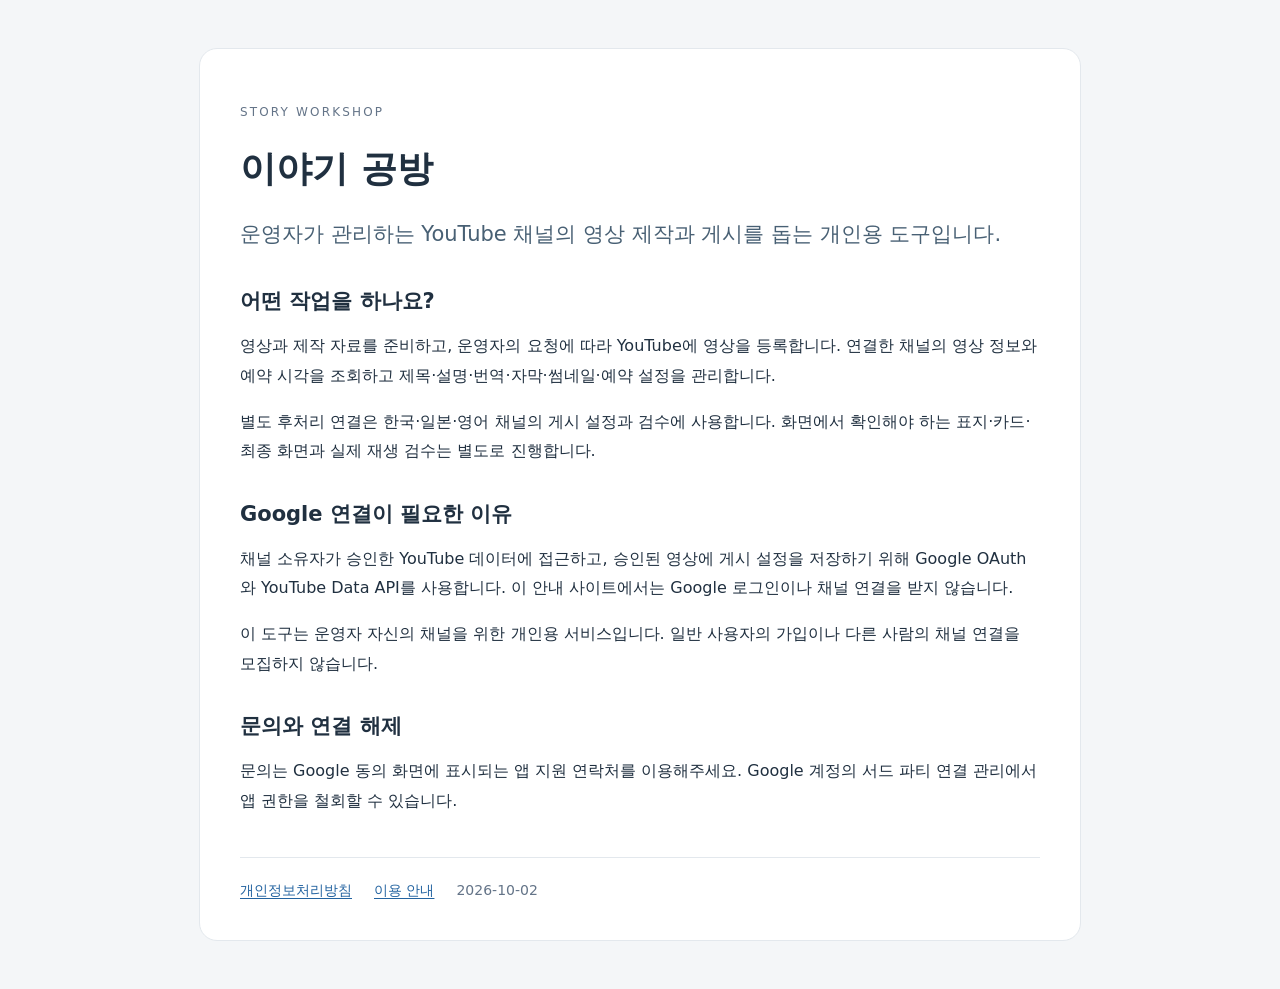
<file: index.html>
<!doctype html>
<html lang="ko"><head><meta name="google-site-verification" content="jIcmo_DL_9e51mJHu8_ImW1d_-GXPCoV7SJDQ9Qo1yI" /><meta charset="utf-8"><meta name="viewport" content="width=device-width,initial-scale=1"><title>이야기 공방</title><link rel="stylesheet" href="style.css"></head>
<body><main><p class="eyebrow">STORY WORKSHOP</p><h1>이야기 공방</h1><p class="lead">운영자가 관리하는 YouTube 채널의 영상 제작과 게시를 돕는 개인용 도구입니다.</p>
<section><h2>어떤 작업을 하나요?</h2><p>영상과 제작 자료를 준비하고, 운영자의 요청에 따라 YouTube에 영상을 등록합니다. 연결한 채널의 영상 정보와 예약 시각을 조회하고 제목·설명·번역·자막·썸네일·예약 설정을 관리합니다.</p><p>별도 후처리 연결은 한국·일본·영어 채널의 게시 설정과 검수에 사용합니다. 화면에서 확인해야 하는 표지·카드·최종 화면과 실제 재생 검수는 별도로 진행합니다.</p></section>
<section><h2>Google 연결이 필요한 이유</h2><p>채널 소유자가 승인한 YouTube 데이터에 접근하고, 승인된 영상에 게시 설정을 저장하기 위해 Google OAuth와 YouTube Data API를 사용합니다. 이 안내 사이트에서는 Google 로그인이나 채널 연결을 받지 않습니다.</p><p>이 도구는 운영자 자신의 채널을 위한 개인용 서비스입니다. 일반 사용자의 가입이나 다른 사람의 채널 연결을 모집하지 않습니다.</p></section>
<section><h2>문의와 연결 해제</h2><p>문의는 Google 동의 화면에 표시되는 앱 지원 연락처를 이용해주세요. Google 계정의 서드 파티 연결 관리에서 앱 권한을 철회할 수 있습니다.</p></section>
<footer><a href="privacy.html">개인정보처리방침</a><a href="terms.html">이용 안내</a><span>2026-10-02</span></footer></main></body></html>
</file>
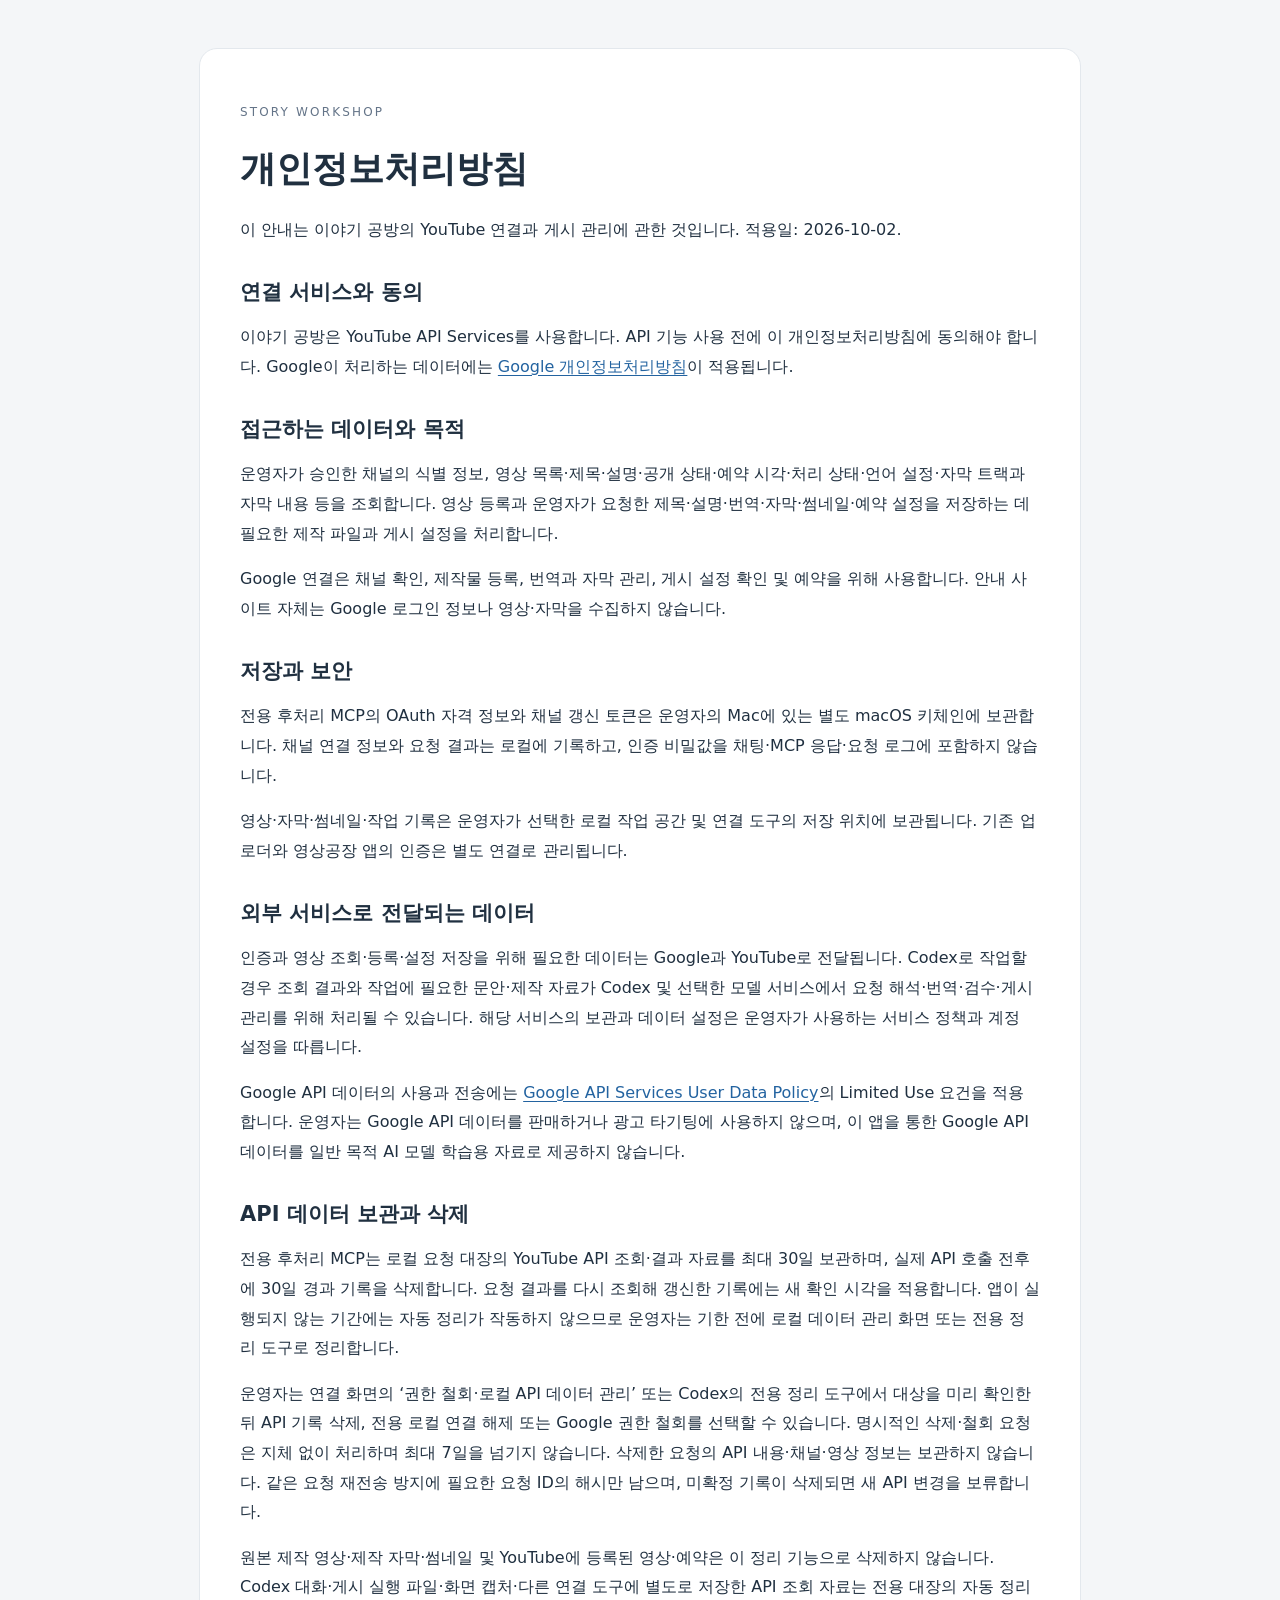
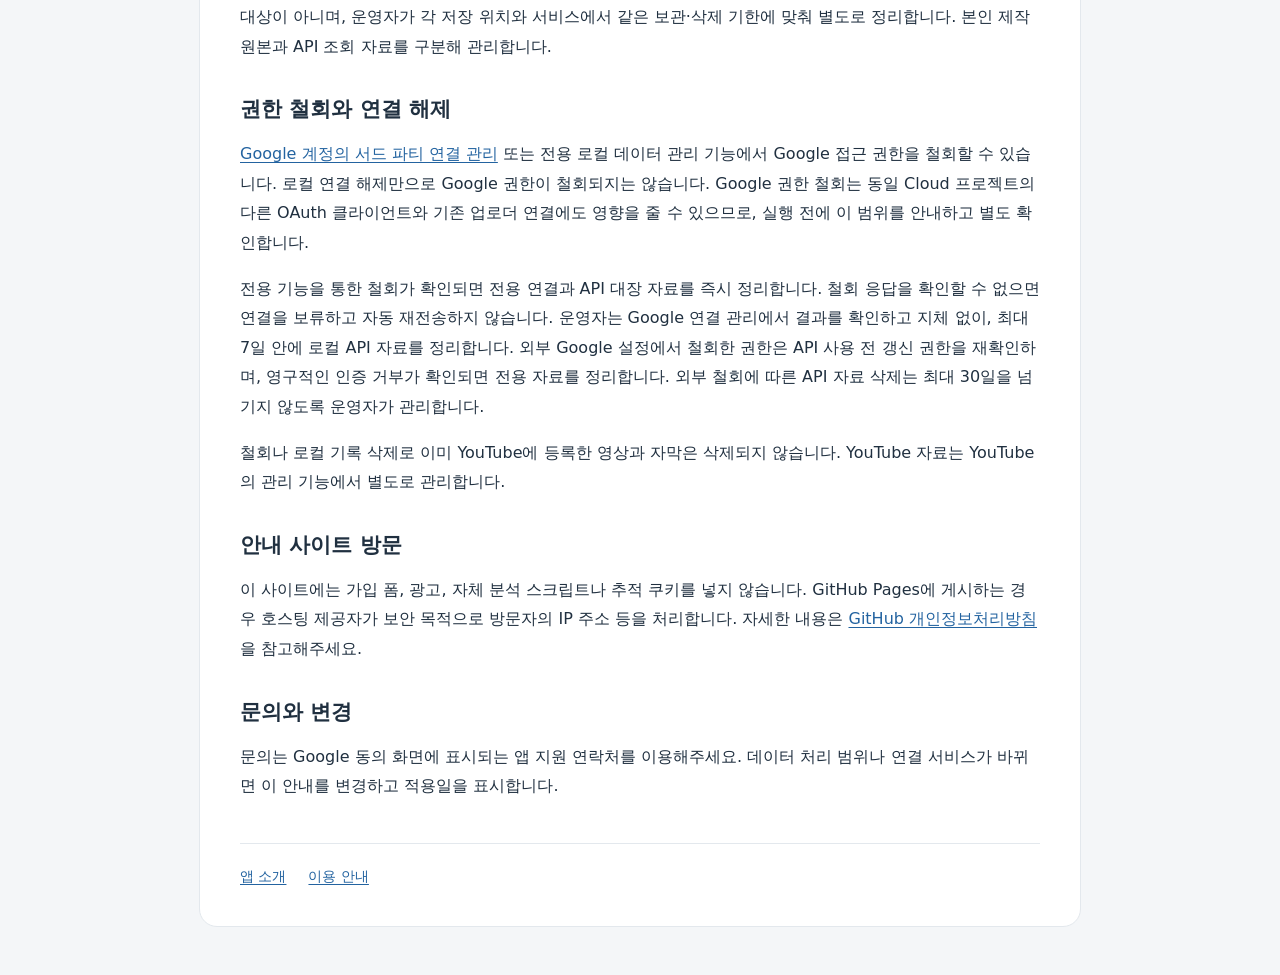
<file: privacy.html>
<!doctype html>
<html lang="ko"><head><meta charset="utf-8"><meta name="viewport" content="width=device-width,initial-scale=1"><title>개인정보처리방침 · 이야기 공방</title><link rel="stylesheet" href="style.css"></head>
<body><main><p class="eyebrow">STORY WORKSHOP</p><h1>개인정보처리방침</h1><p>이 안내는 이야기 공방의 YouTube 연결과 게시 관리에 관한 것입니다. 적용일: 2026-10-02.</p>
<section><h2>연결 서비스와 동의</h2><p>이야기 공방은 YouTube API Services를 사용합니다. API 기능 사용 전에 이 개인정보처리방침에 동의해야 합니다. Google이 처리하는 데이터에는 <a href="https://policies.google.com/privacy">Google 개인정보처리방침</a>이 적용됩니다.</p></section>
<section><h2>접근하는 데이터와 목적</h2><p>운영자가 승인한 채널의 식별 정보, 영상 목록·제목·설명·공개 상태·예약 시각·처리 상태·언어 설정·자막 트랙과 자막 내용 등을 조회합니다. 영상 등록과 운영자가 요청한 제목·설명·번역·자막·썸네일·예약 설정을 저장하는 데 필요한 제작 파일과 게시 설정을 처리합니다.</p><p>Google 연결은 채널 확인, 제작물 등록, 번역과 자막 관리, 게시 설정 확인 및 예약을 위해 사용합니다. 안내 사이트 자체는 Google 로그인 정보나 영상·자막을 수집하지 않습니다.</p></section>
<section><h2>저장과 보안</h2><p>전용 후처리 MCP의 OAuth 자격 정보와 채널 갱신 토큰은 운영자의 Mac에 있는 별도 macOS 키체인에 보관합니다. 채널 연결 정보와 요청 결과는 로컬에 기록하고, 인증 비밀값을 채팅·MCP 응답·요청 로그에 포함하지 않습니다.</p><p>영상·자막·썸네일·작업 기록은 운영자가 선택한 로컬 작업 공간 및 연결 도구의 저장 위치에 보관됩니다. 기존 업로더와 영상공장 앱의 인증은 별도 연결로 관리됩니다.</p></section>
<section><h2>외부 서비스로 전달되는 데이터</h2><p>인증과 영상 조회·등록·설정 저장을 위해 필요한 데이터는 Google과 YouTube로 전달됩니다. Codex로 작업할 경우 조회 결과와 작업에 필요한 문안·제작 자료가 Codex 및 선택한 모델 서비스에서 요청 해석·번역·검수·게시 관리를 위해 처리될 수 있습니다. 해당 서비스의 보관과 데이터 설정은 운영자가 사용하는 서비스 정책과 계정 설정을 따릅니다.</p><p>Google API 데이터의 사용과 전송에는 <a href="https://developers.google.com/terms/api-services-user-data-policy">Google API Services User Data Policy</a>의 Limited Use 요건을 적용합니다. 운영자는 Google API 데이터를 판매하거나 광고 타기팅에 사용하지 않으며, 이 앱을 통한 Google API 데이터를 일반 목적 AI 모델 학습용 자료로 제공하지 않습니다.</p></section>
<section><h2>API 데이터 보관과 삭제</h2><p>전용 후처리 MCP는 로컬 요청 대장의 YouTube API 조회·결과 자료를 최대 30일 보관하며, 실제 API 호출 전후에 30일 경과 기록을 삭제합니다. 요청 결과를 다시 조회해 갱신한 기록에는 새 확인 시각을 적용합니다. 앱이 실행되지 않는 기간에는 자동 정리가 작동하지 않으므로 운영자는 기한 전에 로컬 데이터 관리 화면 또는 전용 정리 도구로 정리합니다.</p><p>운영자는 연결 화면의 ‘권한 철회·로컬 API 데이터 관리’ 또는 Codex의 전용 정리 도구에서 대상을 미리 확인한 뒤 API 기록 삭제, 전용 로컬 연결 해제 또는 Google 권한 철회를 선택할 수 있습니다. 명시적인 삭제·철회 요청은 지체 없이 처리하며 최대 7일을 넘기지 않습니다. 삭제한 요청의 API 내용·채널·영상 정보는 보관하지 않습니다. 같은 요청 재전송 방지에 필요한 요청 ID의 해시만 남으며, 미확정 기록이 삭제되면 새 API 변경을 보류합니다.</p><p>원본 제작 영상·제작 자막·썸네일 및 YouTube에 등록된 영상·예약은 이 정리 기능으로 삭제하지 않습니다. Codex 대화·게시 실행 파일·화면 캡처·다른 연결 도구에 별도로 저장한 API 조회 자료는 전용 대장의 자동 정리 대상이 아니며, 운영자가 각 저장 위치와 서비스에서 같은 보관·삭제 기한에 맞춰 별도로 정리합니다. 본인 제작 원본과 API 조회 자료를 구분해 관리합니다.</p></section>
<section><h2>권한 철회와 연결 해제</h2><p><a href="https://myaccount.google.com/connections">Google 계정의 서드 파티 연결 관리</a> 또는 전용 로컬 데이터 관리 기능에서 Google 접근 권한을 철회할 수 있습니다. 로컬 연결 해제만으로 Google 권한이 철회되지는 않습니다. Google 권한 철회는 동일 Cloud 프로젝트의 다른 OAuth 클라이언트와 기존 업로더 연결에도 영향을 줄 수 있으므로, 실행 전에 이 범위를 안내하고 별도 확인합니다.</p><p>전용 기능을 통한 철회가 확인되면 전용 연결과 API 대장 자료를 즉시 정리합니다. 철회 응답을 확인할 수 없으면 연결을 보류하고 자동 재전송하지 않습니다. 운영자는 Google 연결 관리에서 결과를 확인하고 지체 없이, 최대 7일 안에 로컬 API 자료를 정리합니다. 외부 Google 설정에서 철회한 권한은 API 사용 전 갱신 권한을 재확인하며, 영구적인 인증 거부가 확인되면 전용 자료를 정리합니다. 외부 철회에 따른 API 자료 삭제는 최대 30일을 넘기지 않도록 운영자가 관리합니다.</p><p>철회나 로컬 기록 삭제로 이미 YouTube에 등록한 영상과 자막은 삭제되지 않습니다. YouTube 자료는 YouTube의 관리 기능에서 별도로 관리합니다.</p></section>
<section><h2>안내 사이트 방문</h2><p>이 사이트에는 가입 폼, 광고, 자체 분석 스크립트나 추적 쿠키를 넣지 않습니다. GitHub Pages에 게시하는 경우 호스팅 제공자가 보안 목적으로 방문자의 IP 주소 등을 처리합니다. 자세한 내용은 <a href="https://docs.github.com/en/site-policy/privacy-policies/github-general-privacy-statement">GitHub 개인정보처리방침</a>을 참고해주세요.</p></section>
<section><h2>문의와 변경</h2><p>문의는 Google 동의 화면에 표시되는 앱 지원 연락처를 이용해주세요. 데이터 처리 범위나 연결 서비스가 바뀌면 이 안내를 변경하고 적용일을 표시합니다.</p></section>
<footer><a href="index.html">앱 소개</a><a href="terms.html">이용 안내</a></footer></main></body></html>
</file>
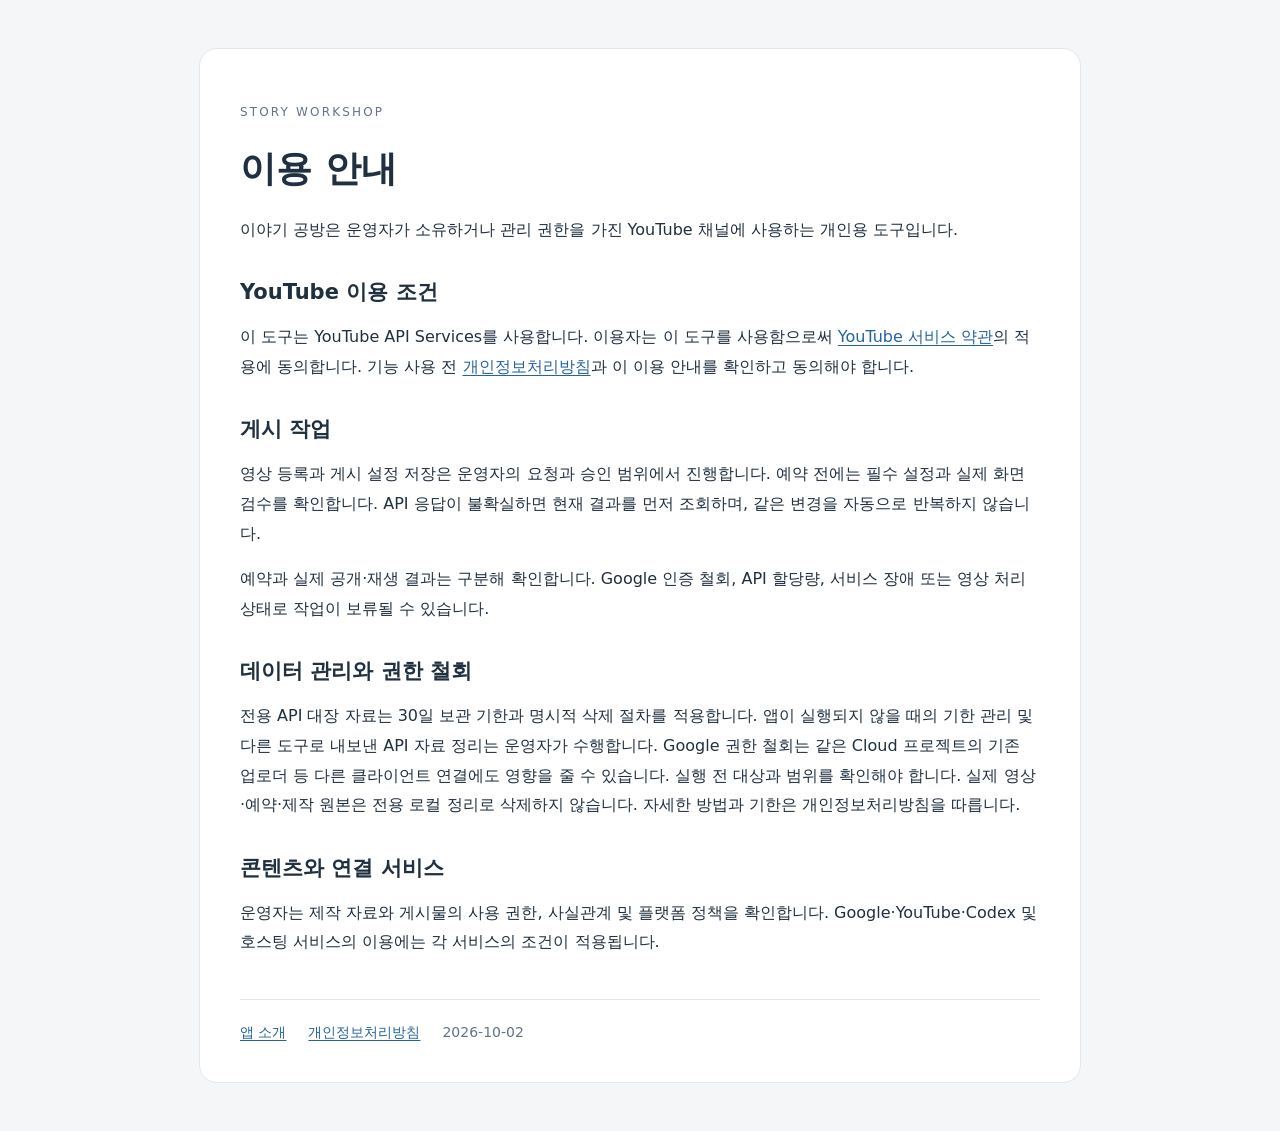
<file: terms.html>
<!doctype html>
<html lang="ko"><head><meta charset="utf-8"><meta name="viewport" content="width=device-width,initial-scale=1"><title>이용 안내 · 이야기 공방</title><link rel="stylesheet" href="style.css"></head>
<body><main><p class="eyebrow">STORY WORKSHOP</p><h1>이용 안내</h1><p>이야기 공방은 운영자가 소유하거나 관리 권한을 가진 YouTube 채널에 사용하는 개인용 도구입니다.</p><section><h2>YouTube 이용 조건</h2><p>이 도구는 YouTube API Services를 사용합니다. 이용자는 이 도구를 사용함으로써 <a href="https://www.youtube.com/t/terms">YouTube 서비스 약관</a>의 적용에 동의합니다. 기능 사용 전 <a href="privacy.html">개인정보처리방침</a>과 이 이용 안내를 확인하고 동의해야 합니다.</p></section><section><h2>게시 작업</h2><p>영상 등록과 게시 설정 저장은 운영자의 요청과 승인 범위에서 진행합니다. 예약 전에는 필수 설정과 실제 화면 검수를 확인합니다. API 응답이 불확실하면 현재 결과를 먼저 조회하며, 같은 변경을 자동으로 반복하지 않습니다.</p><p>예약과 실제 공개·재생 결과는 구분해 확인합니다. Google 인증 철회, API 할당량, 서비스 장애 또는 영상 처리 상태로 작업이 보류될 수 있습니다.</p></section><section><h2>데이터 관리와 권한 철회</h2><p>전용 API 대장 자료는 30일 보관 기한과 명시적 삭제 절차를 적용합니다. 앱이 실행되지 않을 때의 기한 관리 및 다른 도구로 내보낸 API 자료 정리는 운영자가 수행합니다. Google 권한 철회는 같은 Cloud 프로젝트의 기존 업로더 등 다른 클라이언트 연결에도 영향을 줄 수 있습니다. 실행 전 대상과 범위를 확인해야 합니다. 실제 영상·예약·제작 원본은 전용 로컬 정리로 삭제하지 않습니다. 자세한 방법과 기한은 개인정보처리방침을 따릅니다.</p></section><section><h2>콘텐츠와 연결 서비스</h2><p>운영자는 제작 자료와 게시물의 사용 권한, 사실관계 및 플랫폼 정책을 확인합니다. Google·YouTube·Codex 및 호스팅 서비스의 이용에는 각 서비스의 조건이 적용됩니다.</p></section><footer><a href="index.html">앱 소개</a><a href="privacy.html">개인정보처리방침</a><span>2026-10-02</span></footer></main></body></html>
</file>
<file: style.css>
:root{color-scheme:light;font-family:system-ui,-apple-system,BlinkMacSystemFont,"Apple SD Gothic Neo",sans-serif;color:#203040;background:#f4f6f8}body{margin:0}main{max-width:800px;margin:48px auto;padding:40px;background:#fff;border:1px solid #e3e8ed;border-radius:18px}.eyebrow{font-size:12px;letter-spacing:.18em;color:#647488}h1{font-size:36px;line-height:1.2}h2{font-size:21px;margin:0 0 12px}.lead{font-size:21px;color:#486074}p{line-height:1.85}section{margin-top:34px}a{color:#2363a0;text-underline-offset:3px}footer{display:flex;gap:22px;flex-wrap:wrap;margin-top:42px;padding-top:24px;border-top:1px solid #e3e8ed;font-size:14px;color:#647488}@media(max-width:600px){main{margin:16px;padding:24px}h1{font-size:30px}.lead{font-size:18px}}
</file>
